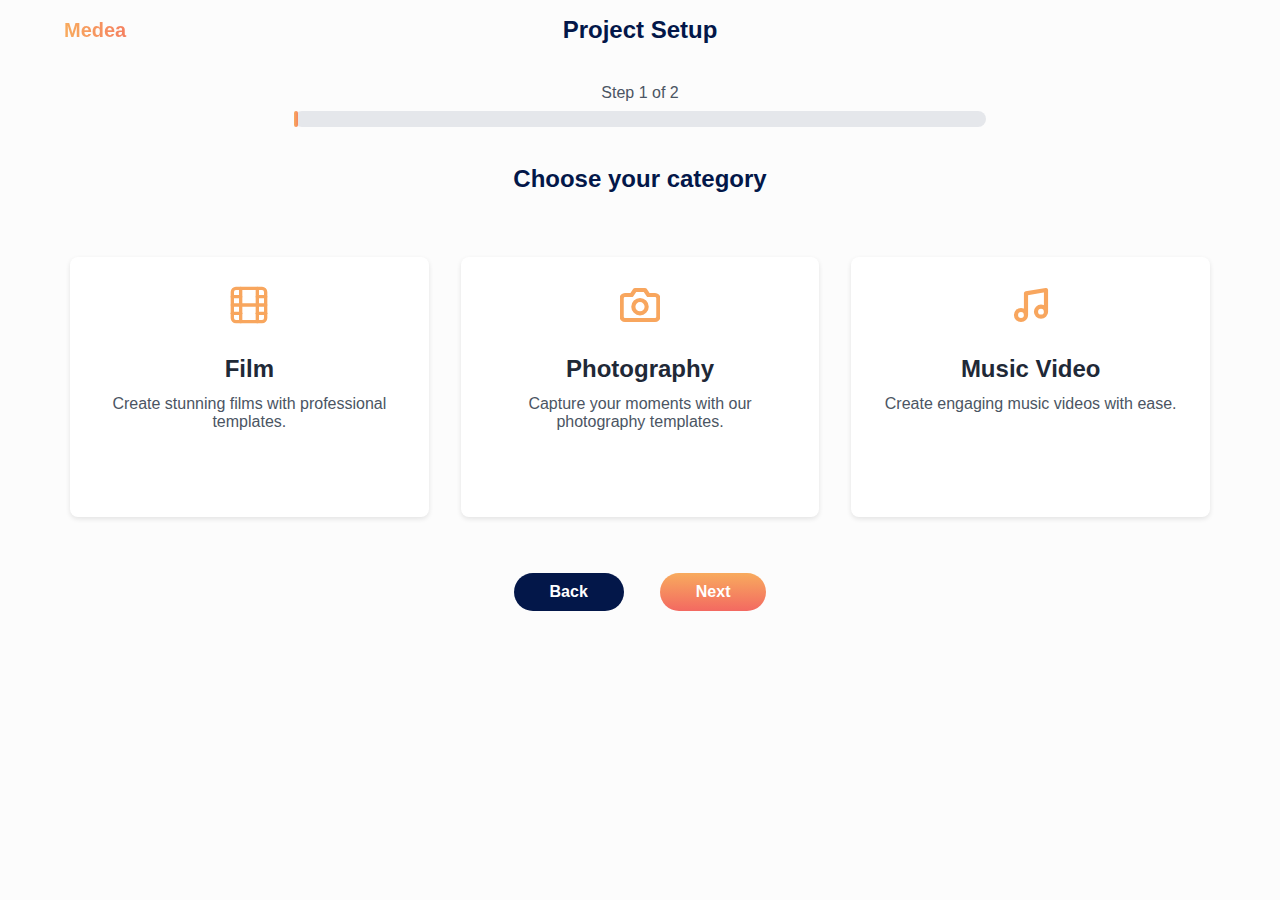
<file: index.html>
<!DOCTYPE html>
<html lang="en">
<head>
    <meta charset="UTF-8">
    <meta http-equiv="X-UA-Compatible" content="IE=edge">
    <meta name="viewport" content="width=device-width, initial-scale=1.0">
    <!-- Redirect to another page after 0 seconds -->
    <meta http-equiv="refresh" content="0; url=project-setup-1/index.html">
    <title>Redirecting...</title>
    <style>
        p, a {
            font-family: "Helvetica Neue", Helvetica, Arial, sans-serif;
        }

        a {
            background: linear-gradient(90deg, #F8AB5E 0%, #F36961 96%);
            -webkit-background-clip: text;
            -webkit-text-fill-color: transparent;
            text-decoration: none;
            position: relative;
        }

        a::after {
            content: '';
            position: absolute;
            left: 0;
            bottom: 0;
            width: 100%;
            height: 2px; /* Thickness of the underline */
            background: linear-gradient(90deg, #F8AB5E 0%, #F36961 96%);
            transform: scaleX(0);
            transition: transform 0.3s ease;
            transform-origin: bottom right;
        }

        a:hover::after {
            transform: scaleX(1);
            transform-origin: bottom left;
        }
    </style>
</head>
<body>
    <p>If you are not redirected automatically, <a href="project-setup-1/index.html">click here</a>.</p>
</body>
</html>
</file>
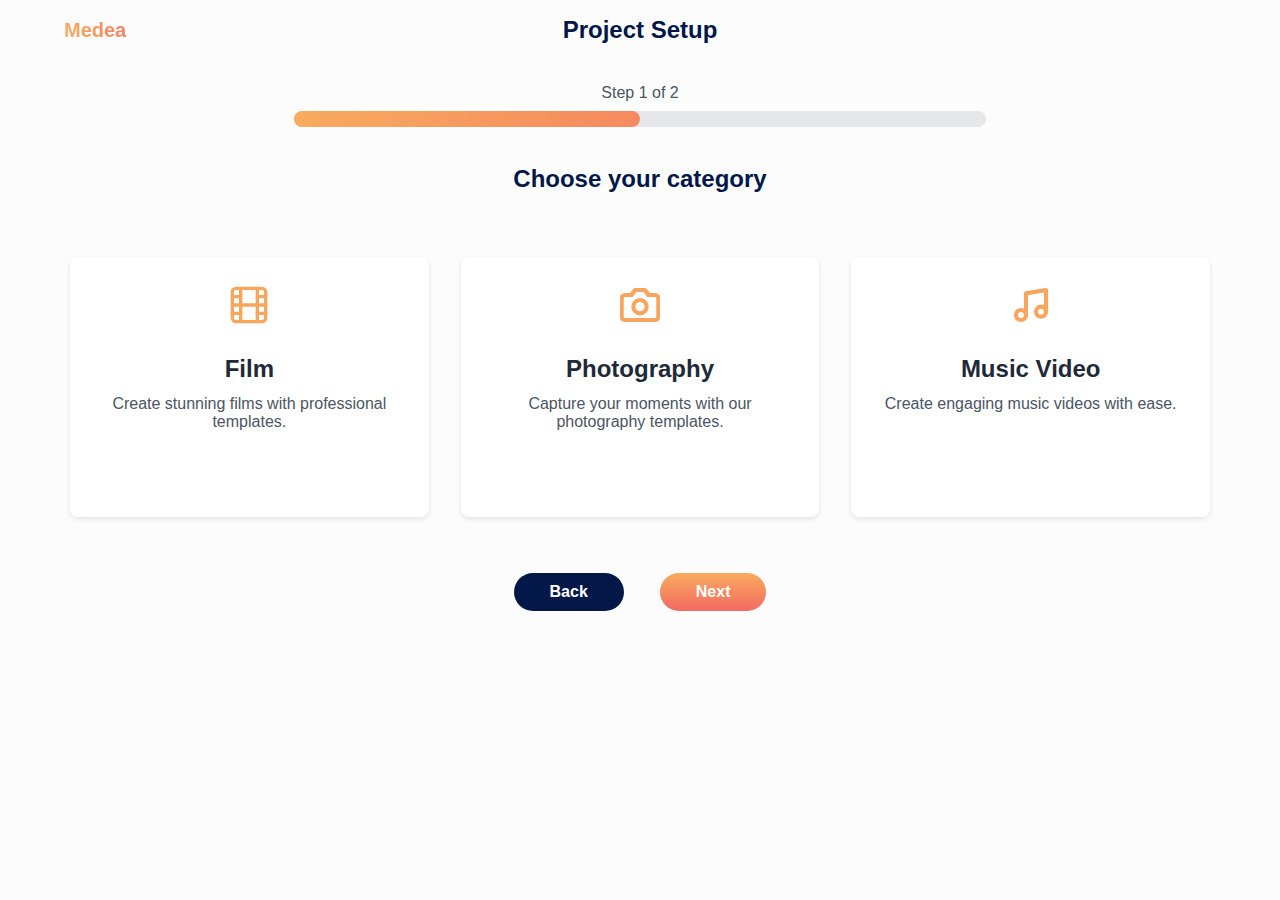
<file: Project Setup 1/index.html>
<!DOCTYPE html>
<html lang="en">
<head>
    <meta charset="UTF-8">
    <meta name="viewport" content="width=device-width, initial-scale=1.0">
    <title>Project Setup 1</title>
    <link rel="stylesheet" href="../styles-def.css">
    <link rel="stylesheet" href="styles.css">
    <script src="scripts.js" defer></script>
</head>
<body>
    <div class="header">
        <h1 class="app-title">Medea</h1>
        <h2 class="stage-title">Project Setup</h2>
        <div class="empty-title"></div>
    </div>
    <div class="progress">
        <p class="progress-title">Step 1 of 2</p>
        <div class="progress-bar">
            <div class="progress-bar-fill"></div>
        </div>
    </div>
    <h3 class="instruction-title">Choose your category</h3>
    <div class="category-container">
        <!-- SVG source: https://feathericons.com/ -->
        <div class="category-card">
            <img src="icon/film.svg" alt="Film Icon" class="category-icon">
            <h4>Film</h4>
            <p>Create stunning films with professional templates.</p>
        </div>
        <div class="category-card">
            <img src="icon/photo.svg" alt="Photography Icon" class="category-icon">
            <h4>Photography</h4>
            <p>Capture your moments with our photography templates.</p>
        </div>
        <div class="category-card">
            <img src="icon/music.svg" alt="Music Video Icon" class="category-icon">
            <h4>Music Video</h4>
            <p>Create engaging music videos with ease.</p>
        </div>
    </div>
    <div class="button-container">
        <button class="button back">
            <a href="#">Back</a>
        </button>
        <button class="button next">
            <a href="../Project Setup 2/index.html">Next</a>
        </button>
    </div>
</body>
</html>
</file>
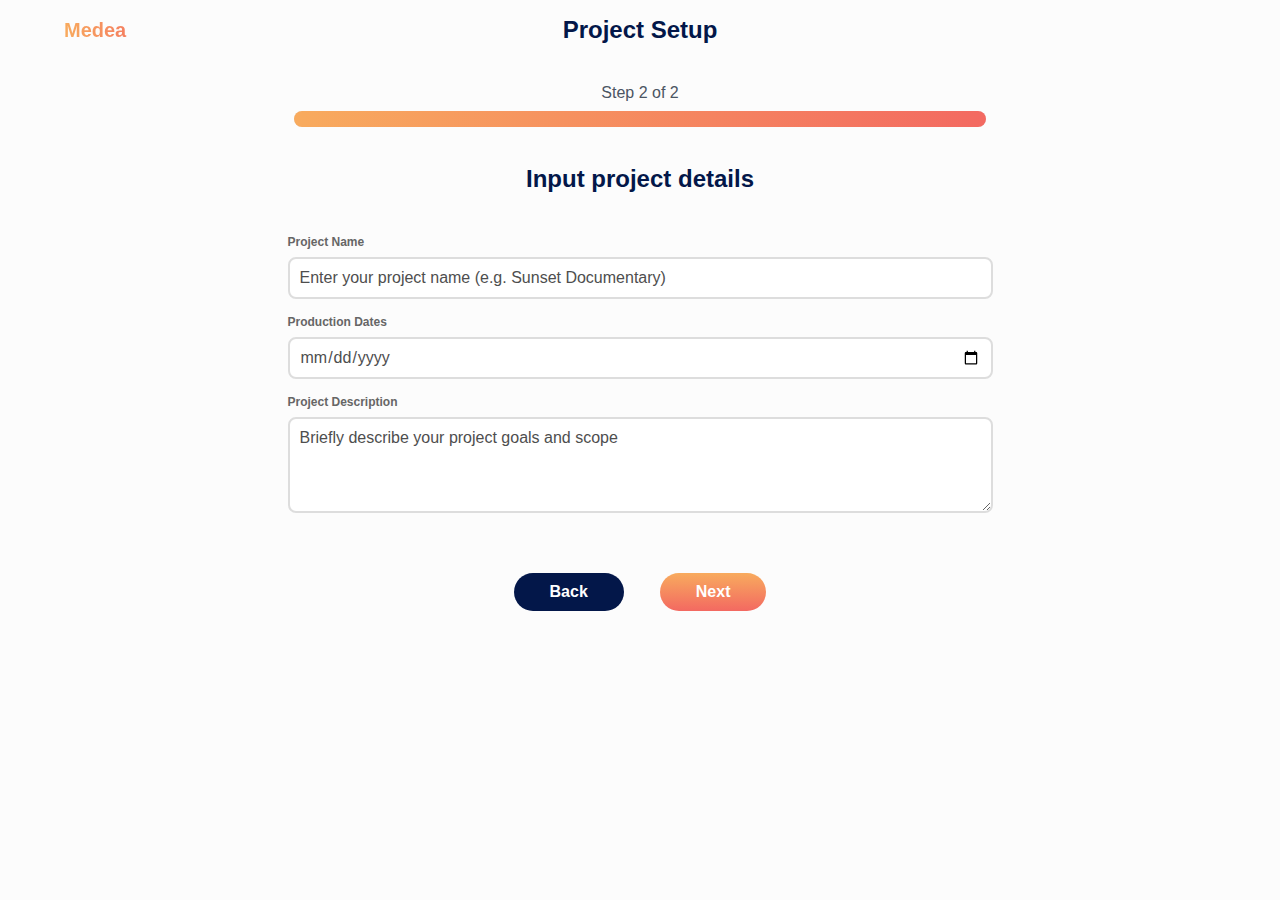
<file: Project Setup 2/index.html>
<!DOCTYPE html>
<html lang="en">
<head>
    <meta charset="UTF-8">
    <meta name="viewport" content="width=device-width, initial-scale=1.0">
    <title>Project Setup - Medea</title>
    <link rel="stylesheet" href="../styles-def.css">
    <link rel="stylesheet" href="styles.css">
</head>
<body>
    <header class="header">
        <h1 class="app-title">Medea</h1>
        <h2 class="stage-title">Project Setup</h2>
        <div class="empty-title"></div>
    </header>

    <div class="progress">
        <p class="progress-title">Step 2 of 2</p>
        <div class="progress-bar">
            <div class="progress-bar-fill"></div>
        </div>
    </div>

    <h3 class="instruction-title">Input project details</h3>
    <form class="project-form">
        <label for="project-name">Project Name</label>
        <input type="text" id="project-name" placeholder="Enter your project name (e.g. Sunset Documentary)" required>

        <label for="production-dates">Production Dates</label>
        <input type="date" id="production-dates" placeholder="Hello" required>

        <label for="project-description">Project Description</label>
        <textarea id="project-description" placeholder="Briefly describe your project goals and scope" required></textarea>
    </form>
    <div class="button-container">
        <button class="button back">
            <a href="../Project Setup 1/index.html">Back</a>
        </button>
        <button class="button next">
            <a href="#">Next</a>
        </button>
    </div>
</body>
</html>
</file>
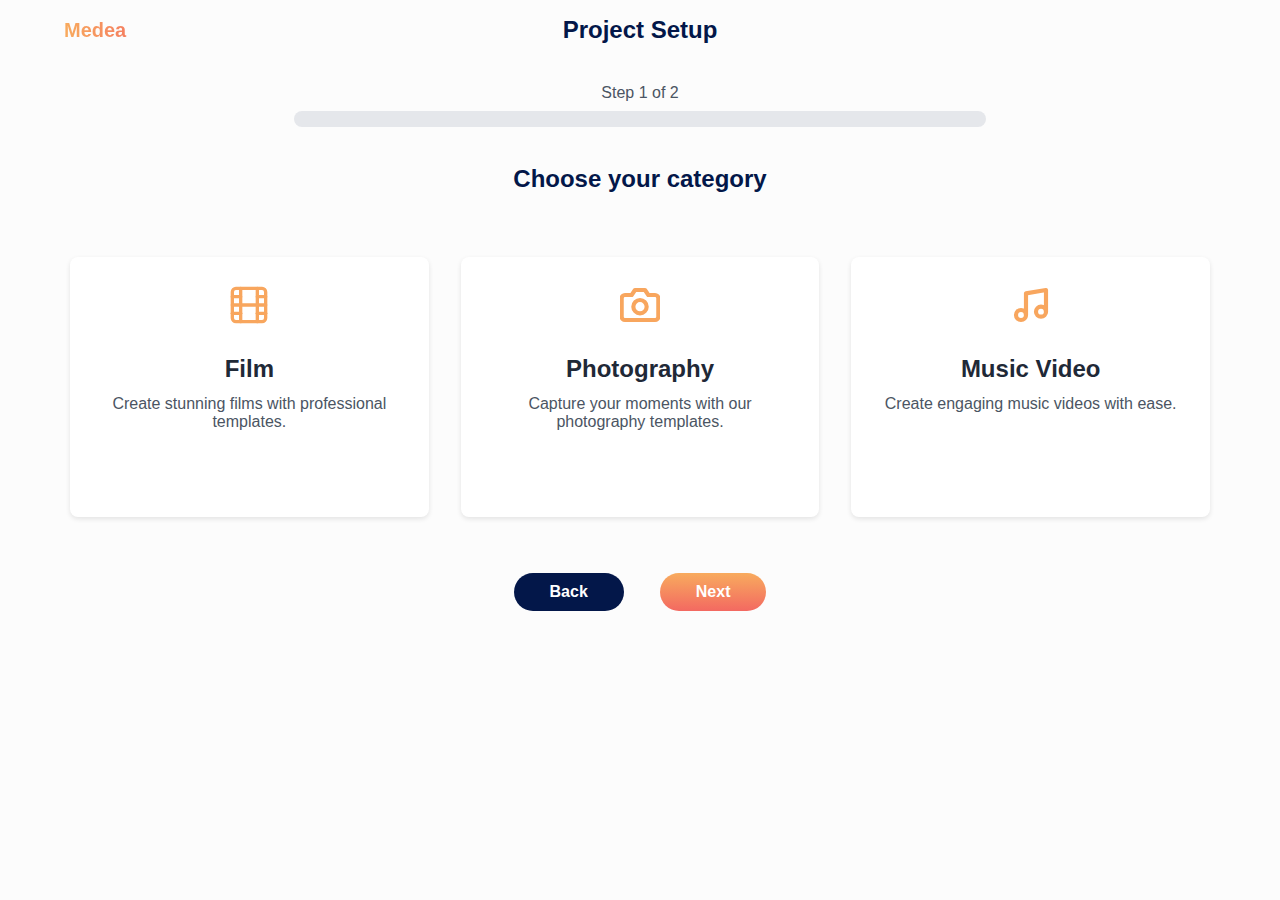
<file: project-setup-1/index.html>
<!DOCTYPE html>
<html lang="en">
<head>
    <meta charset="UTF-8">
    <meta name="viewport" content="width=device-width, initial-scale=1.0">
    <title>Project Setup 1</title>
    <link rel="stylesheet" href="../styles-def.css">
    <link rel="stylesheet" href="styles.css">
    <script src="scripts.js" defer></script>
</head>
<body>
    <div class="header">
        <h1 class="app-title">Medea</h1>
        <h2 class="stage-title">Project Setup</h2>
        <div class="empty-title"></div>
    </div>
    <div class="progress">
        <p class="progress-title">Step 1 of 2</p>
        <div class="progress-bar">
            <div class="progress-bar-fill"></div>
        </div>
    </div>
    <h3 class="instruction-title">Choose your category</h3>
    <div class="category-container">
        <!-- SVG source: https://feathericons.com/ -->
        <div class="category-card">
            <img src="icon/film.svg" alt="Film Icon" class="category-icon">
            <h4>Film</h4>
            <p>Create stunning films with professional templates.</p>
        </div>
        <div class="category-card">
            <img src="icon/photo.svg" alt="Photography Icon" class="category-icon">
            <h4>Photography</h4>
            <p>Capture your moments with our photography templates.</p>
        </div>
        <div class="category-card">
            <img src="icon/music.svg" alt="Music Video Icon" class="category-icon">
            <h4>Music Video</h4>
            <p>Create engaging music videos with ease.</p>
        </div>
    </div>
    <div class="button-container">
        <button class="button back">
            <a href="#">Back</a>
        </button>
        <button class="button next">
            <a href="../project-setup-2/index.html">Next</a>
        </button>
    </div>
</body>
</html>
</file>
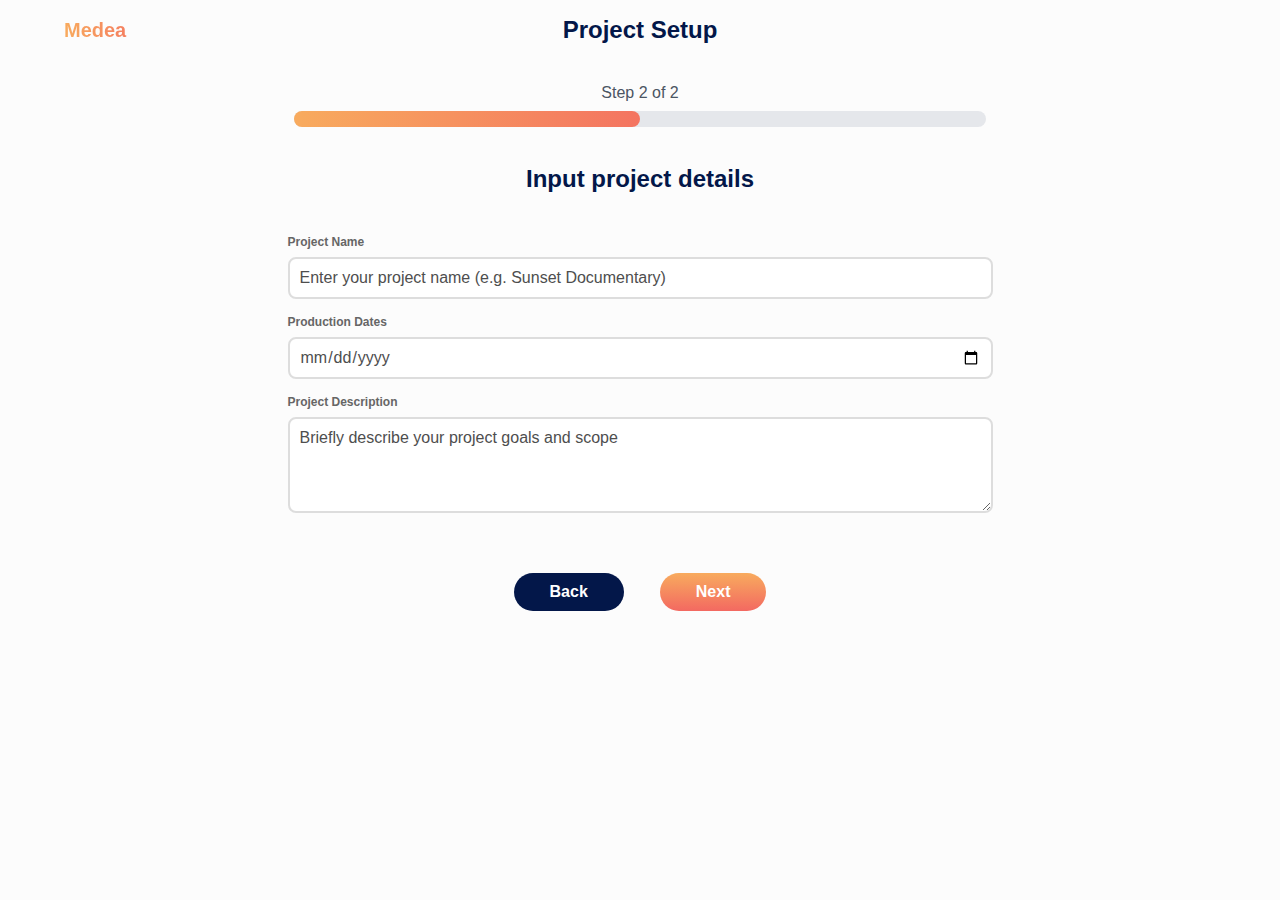
<file: project-setup-2/index.html>
<!DOCTYPE html>
<html lang="en">
<head>
    <meta charset="UTF-8">
    <meta name="viewport" content="width=device-width, initial-scale=1.0">
    <title>Project Setup - Medea</title>
    <link rel="stylesheet" href="../styles-def.css">
    <link rel="stylesheet" href="styles.css">
</head>
<body>
    <header class="header">
        <h1 class="app-title">Medea</h1>
        <h2 class="stage-title">Project Setup</h2>
        <div class="empty-title"></div>
    </header>

    <div class="progress">
        <p class="progress-title">Step 2 of 2</p>
        <div class="progress-bar">
            <div class="progress-bar-fill"></div>
        </div>
    </div>

    <h3 class="instruction-title">Input project details</h3>
    <form class="project-form">
        <label for="project-name">Project Name</label>
        <input type="text" id="project-name" placeholder="Enter your project name (e.g. Sunset Documentary)" required>

        <label for="production-dates">Production Dates</label>
        <input type="date" id="production-dates" placeholder="Hello" required>

        <label for="project-description">Project Description</label>
        <textarea id="project-description" placeholder="Briefly describe your project goals and scope" required></textarea>
    </form>
    <div class="button-container">
        <button class="button back">
            <a href="../project-setup-1/index.html">Back</a>
        </button>
        <button class="button next">
            <a href="#">Next</a>
        </button>
    </div>
</body>
</html>
</file>
<file: styles-def.css>
/* Default style to sync header, progress, 
instruction title, and buttons */
* {
    margin: 0;
    padding: 0;
    box-sizing: border-box;
}

body {
    font-family: Arial, sans-serif;
    background-color: #fcfcfc;
    margin: 0;
    padding: 16px 64px;
    min-height: 100vh;
    text-align: center;
}

.header {
    display: flex;
    justify-content: space-between;
}

.app-title {
    font-size: 20px;
    font-family: "Helvetica Neue", Helvetica, Arial, sans-serif;
    background: linear-gradient(90deg, #F8AB5E 0%, #F36961 96%);
    -webkit-background-clip: text;
    -webkit-text-fill-color: transparent;
    flex-basis: 100px;
    text-align: start;
    display: flex;
    align-items: center; 
}

.stage-title {
    font-size: 24px;
    font-weight: bold;
    color: #031749;
    flex-grow: 2;
}

.empty-title {
    flex-basis: 100px;
}

.progress {
    display: flex;
    flex-direction: column;
    width: 60%;
    margin: 40px auto 38px;
}

.progress-bar, .progress-bar-fill {
    border-radius: 9999px;
    height: 16px;
}

.progress-bar {
    background-color: #e5e7eb;
}

.progress-title {
    font-size: 16px;
    color: #4B5563;
    padding: 0;
    margin-bottom: 9px;
}

.instruction-title {
    font-size: 24px;
    color: #031749;
    font-weight: bold;
}

.button-container {
    display: flex;
    justify-content: center;
    gap: 36px;
    margin-bottom: 48px;
}

.button {
    padding: 10px 36px;
    border: none;
    border-radius: 200px;
    cursor: pointer;
    font-size: 16px;
    font-weight: bold;
}

.button:hover {
    transform: scale(1.05); 
    filter: brightness(1.05);
    text-decoration: underline;
    text-decoration-color: #fff;
}

.button:active { 
    transform: scale(0.95);
    box-shadow: 0 2px 4px rgba(0, 0, 0, 0.2); 
}

.button.back {
    background-color: #031749;
}

.button.back a {
    color: #fff;
    text-decoration: none;
}

.button.next {
    background: linear-gradient(180deg, #F8AB5E 0%, #F36961 100%);
}

.button.next a {
    color: #fff;
    text-decoration: none;
}

@media (max-width: 500px) and (min-width:350px) {
    /* For most phones */
    body {
        padding: 16px 32px;
    }

    .button-container {
        margin-bottom: 64px;
    }
}

@media (max-width: 350px) {
    /* For Samsung Z Fold 5*/
    body {
        padding: 16px 24px;
    }

    .button-container {
        margin-bottom: 64px;
    }
}
</file>
<file: Project Setup 1/styles.css>
.stage-title, .progress-title, .instruction-title, h4, .category-card p {
    font-family: "SF Pro Display",  "SF Pro", Helvetica, Arial, sans-serif;
}

.progress-bar-fill {
    width: 50%;
    background: linear-gradient(90deg, #F8AB5E 0%, #F36961 200%);
}

.category-container {
    display: flex;
    justify-content: space-between;
    gap: 32px;
    margin: 64px 0 56px;
    padding: 0 6px;
    flex-wrap: wrap;
}

.category-card {
    background-color: #fff;
    height: 260px;
    padding: 28px clamp(10px, 3%, 25px);
    border-radius: 8px;
    box-shadow: 0 2px 5px rgba(0, 0, 0, 0.1);
    flex: 1 0 250px;
    text-align: center;
    transition: transform 0.2s;
}

.category-card:hover {
    transform: translateY(-5px);
}

.category-card.highlighted {
    border: 4px solid #f8a65e;
    /* Source: https://colorkit.io/. 
    Steps: 15, 2nd color from the left */
}

.category-icon {
    width: 40px;
    height: 40px;
    margin-bottom: 10px;
}

h4 {
    font-size: 24px;
    margin: 16px 0 12px;
    color: #1F2937;
}

.category-card p {
    font-size: 16px;
    color: #4B5563;
}

.button-container {
    display: flex;
    justify-content: center;
    gap: 36px;
    padding-bottom: 16px;
}

.button {
    padding: 10px 36px;
    border: none;
    border-radius: 200px;
    cursor: pointer;
    font-size: 16px;
    font-weight: bold;
}

.button:hover {
    transform: scale(1.05); 
    filter: brightness(1.05);
    text-decoration: underline;
    text-decoration-color: #fff;
}

.button:active { 
    transform: scale(0.95);
    box-shadow: 0 2px 4px rgba(0, 0, 0, 0.2); 
}

.button.back {
    background-color: #031749;
}

.button.back a {
    color: #fff;
    text-decoration: none;
}

.button.next {
    background: linear-gradient(180deg, #F8AB5E 0%, #F36961 100%);
}

.button.next a {
    color: #fff;
    text-decoration: none;
}

@media (max-width: 500px) and (min-width:350px) {
    /* For most phones */
    .category-container {
        padding: 0 24px;
    }

    .category-card {
        flex: 1 0 230px;
        height: 240px;
    }
}

@media (max-width: 350px) {
    /* For Samsung Z Fold 5*/

    .category-container {
        padding: 0 16px;
    }

    .category-card {
        flex: 1 0 200px;
        height: 220px;
    }
}
</file>
<file: Project Setup 2/styles.css>
.stage-title, .progress-title, .instruction-title {
    font-family: "SF Pro Display",  "SF Pro", Helvetica, Arial, sans-serif;
}

label, input, textarea {
    font-family: "Noto Sans", "Helvetica Neue", Helvetica, Arial, sans-serif;
}

.progress-bar-fill {
    background: linear-gradient(90deg, #F8AB5E 0%, #F36961 100%);
}

.project-form {
    max-width: 705px;
    min-height: 282px;
    margin: 42px auto 56px;
    text-align: left;
}

label {
    display: block;
    margin-top: 16px;
    font-weight: 600;
    font-size: 12px;
    color: #666666;
}

input[type="text"],
input[type="date"],
textarea {
    width: 100%;
    height: 42px;
    padding: 10px;
    margin-top: 8px;
    border: 2px solid #dddddd;
    border-radius: 8px;
    font-size: 16px;
    color: #4e4e4e;
}

input[type="date"], input::placeholder, textarea::placeholder {
    color: #4e4e4e;
}

textarea {
    resize: vertical;
    min-height: 96px;
}

@media (max-width: 900px) {
    .project-form {
        margin: 42px 30px 56px;
    }
}
</file>
<file: project-setup-1/styles.css>
.stage-title, .progress-title, .instruction-title, h4, .category-card p {
    font-family: "SF Pro Display",  "SF Pro", Helvetica, Arial, sans-serif;
}

.progress-bar-fill {
    width: 0%;
    background: linear-gradient(90deg, #F8AB5E 0%, #F36961 180%);
    animation: fillBar 0.8s forwards; /* Add animation */
}

@keyframes fillBar {
    to {
        width: 50%; /* End at 50% */
    }
}

.category-container {
    display: flex;
    justify-content: space-between;
    gap: 32px;
    margin: 64px 0 56px;
    padding: 0 6px;
    flex-wrap: wrap;
}

.category-card {
    background-color: #fff;
    height: 260px;
    padding: 28px clamp(10px, 3%, 25px);
    border-radius: 8px;
    box-shadow: 0 2px 5px rgba(0, 0, 0, 0.1);
    flex: 1 0 250px;
    text-align: center;
    transition: transform 0.2s;
}

.category-card:hover {
    transform: translateY(-5px);
}

.category-card.highlighted {
    border: 4px solid #f8a65e;
    /* Source: https://colorkit.io/. 
    Steps: 15, 2nd color from the left */
}

.category-icon {
    width: 40px;
    height: 40px;
    margin-bottom: 10px;
}

h4 {
    font-size: 24px;
    margin: 16px 0 12px;
    color: #1F2937;
}

.category-card p {
    font-size: 16px;
    color: #4B5563;
}

@media (max-width: 500px) and (min-width:350px) {
    /* For most phones */
    .category-container {
        padding: 0 24px;
    }

    .category-card {
        flex: 1 0 230px;
        height: 240px;
    }
}

@media (max-width: 350px) {
    /* For Samsung Z Fold 5*/

    .category-container {
        padding: 0 16px;
    }

    .category-card {
        flex: 1 0 200px;
        height: 220px;
    }
}
</file>
<file: project-setup-2/styles.css>
.stage-title, .progress-title, .instruction-title {
    font-family: "SF Pro Display",  "SF Pro", Helvetica, Arial, sans-serif;
}

label, input, textarea {
    font-family: "Noto Sans", "Helvetica Neue", Helvetica, Arial, sans-serif;
}

.progress-bar-fill {
    width: 50%;
    background: linear-gradient(90deg, #F8AB5E 0%, #F36961 120%);
    animation: fillBar 0.8s forwards; /* Add animation */
}

@keyframes fillBar {
    to {
        width: 100%; /* End at 50% */
    }
}

.project-form {
    max-width: 705px;
    min-height: 282px;
    margin: 42px auto 56px;
    text-align: left;
}

label {
    display: block;
    margin-top: 16px;
    font-weight: 600;
    font-size: 12px;
    color: #666666;
}

input[type="text"],
input[type="date"],
textarea {
    width: 100%;
    height: 42px;
    padding: 10px;
    margin-top: 8px;
    border: 2px solid #dddddd;
    border-radius: 8px;
    font-size: 16px;
    color: #4e4e4e;
}

input[type="date"], input::placeholder, textarea::placeholder {
    color: #4e4e4e;
}

textarea {
    resize: vertical;
    min-height: 96px;
}

@media (max-width: 900px) {
    .project-form {
        margin: 42px 30px 56px;
    }
}
</file>
